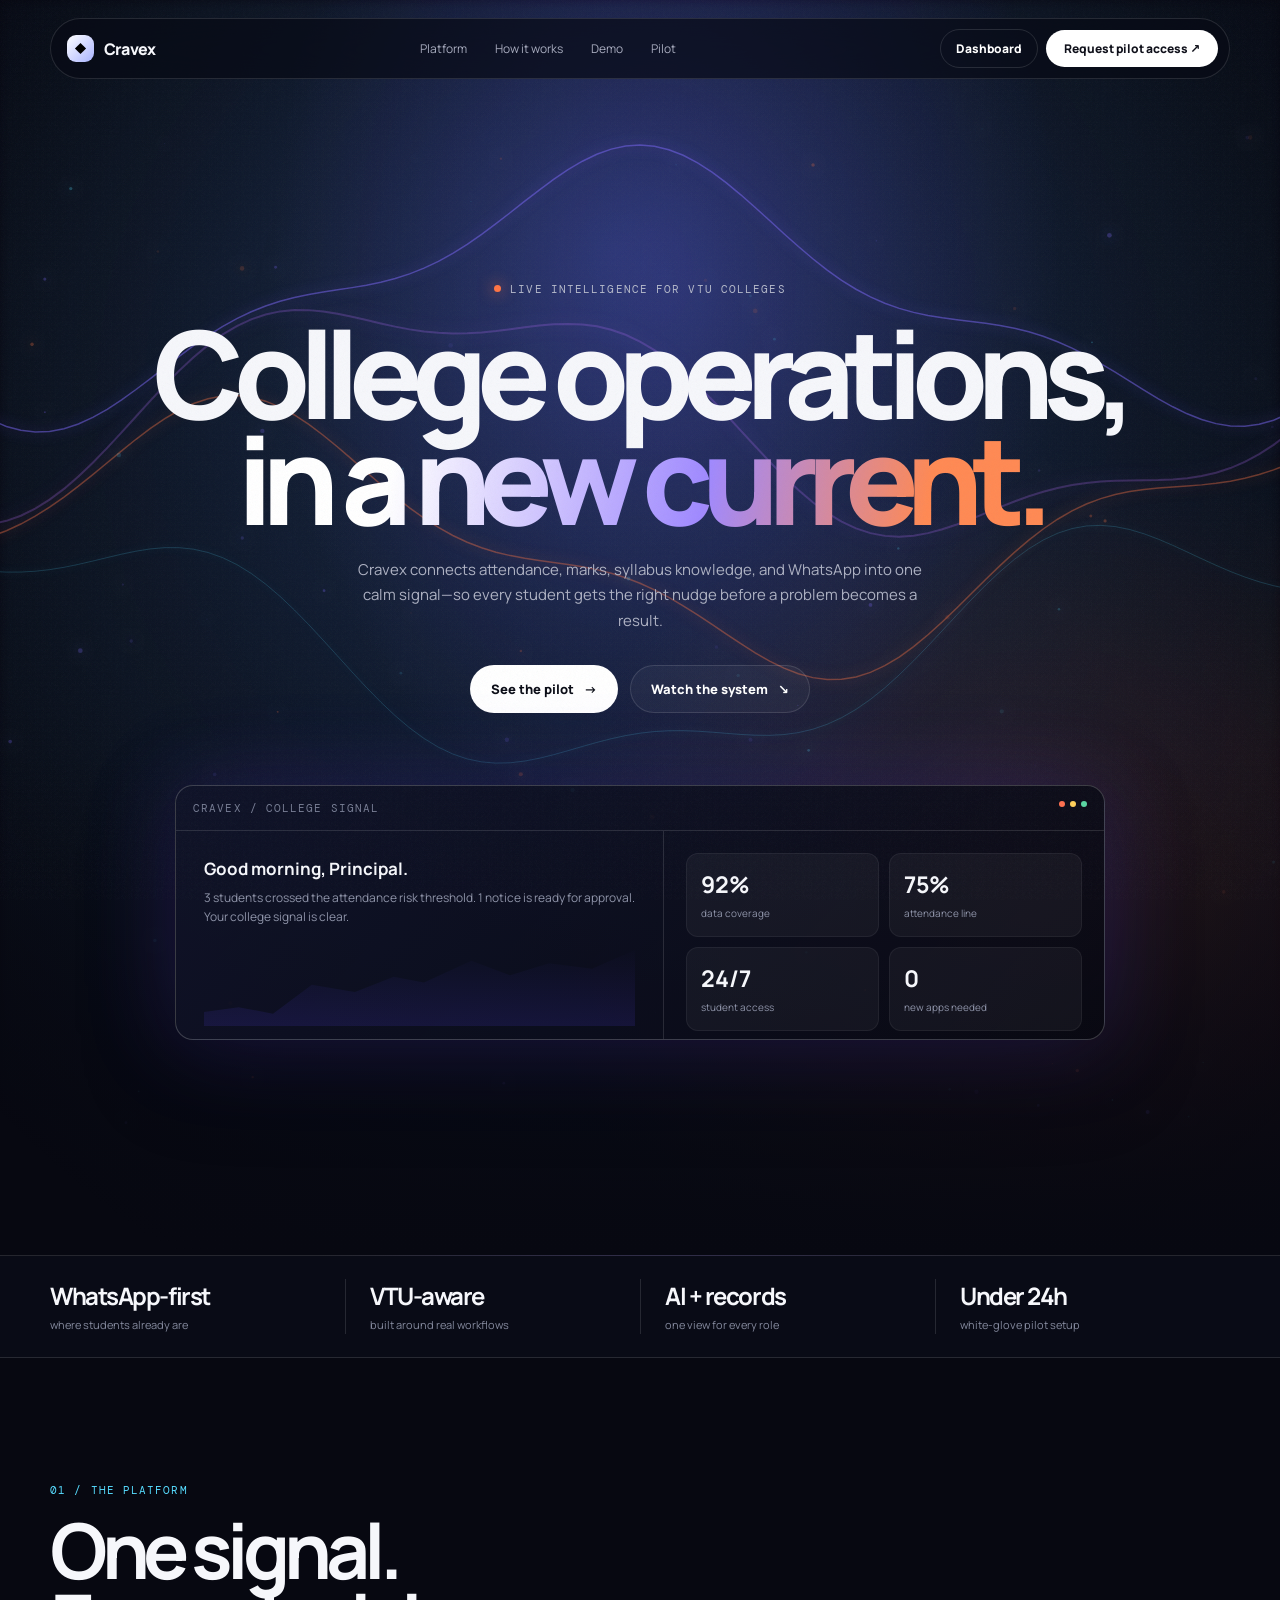
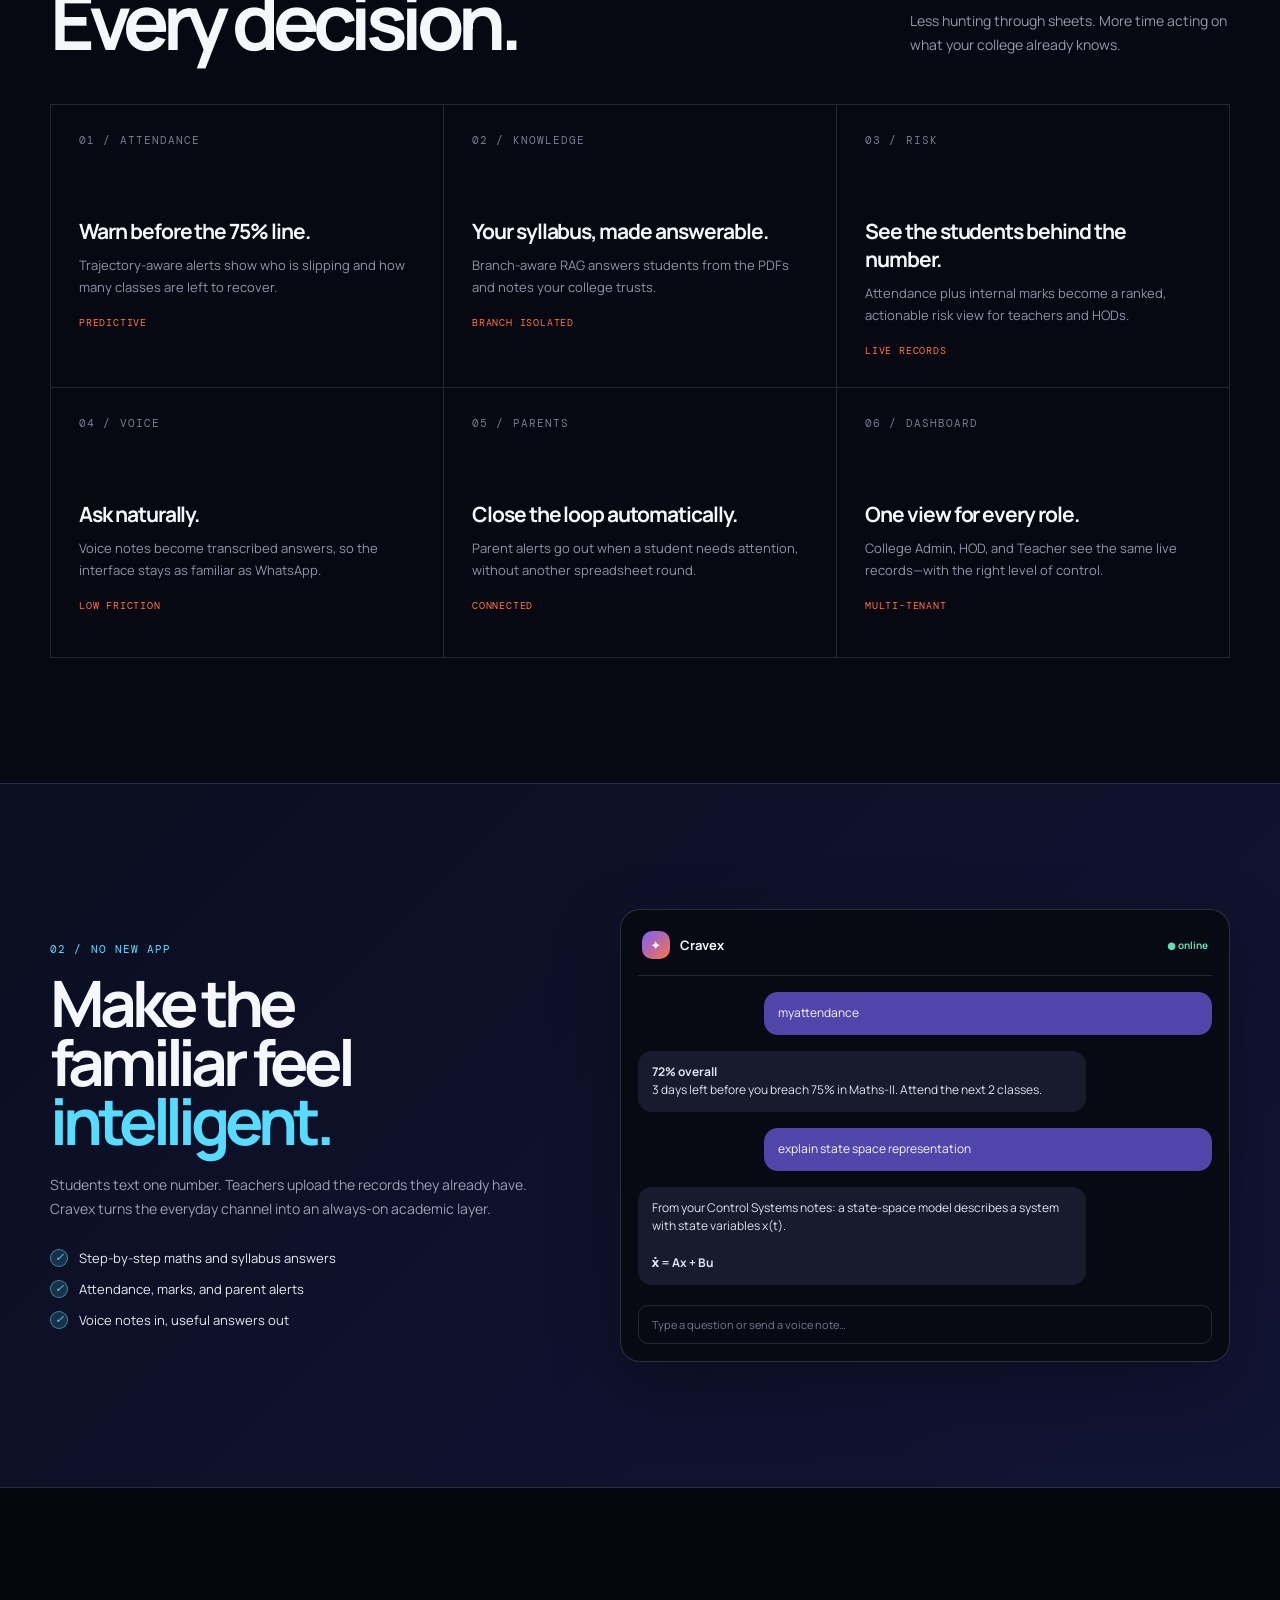
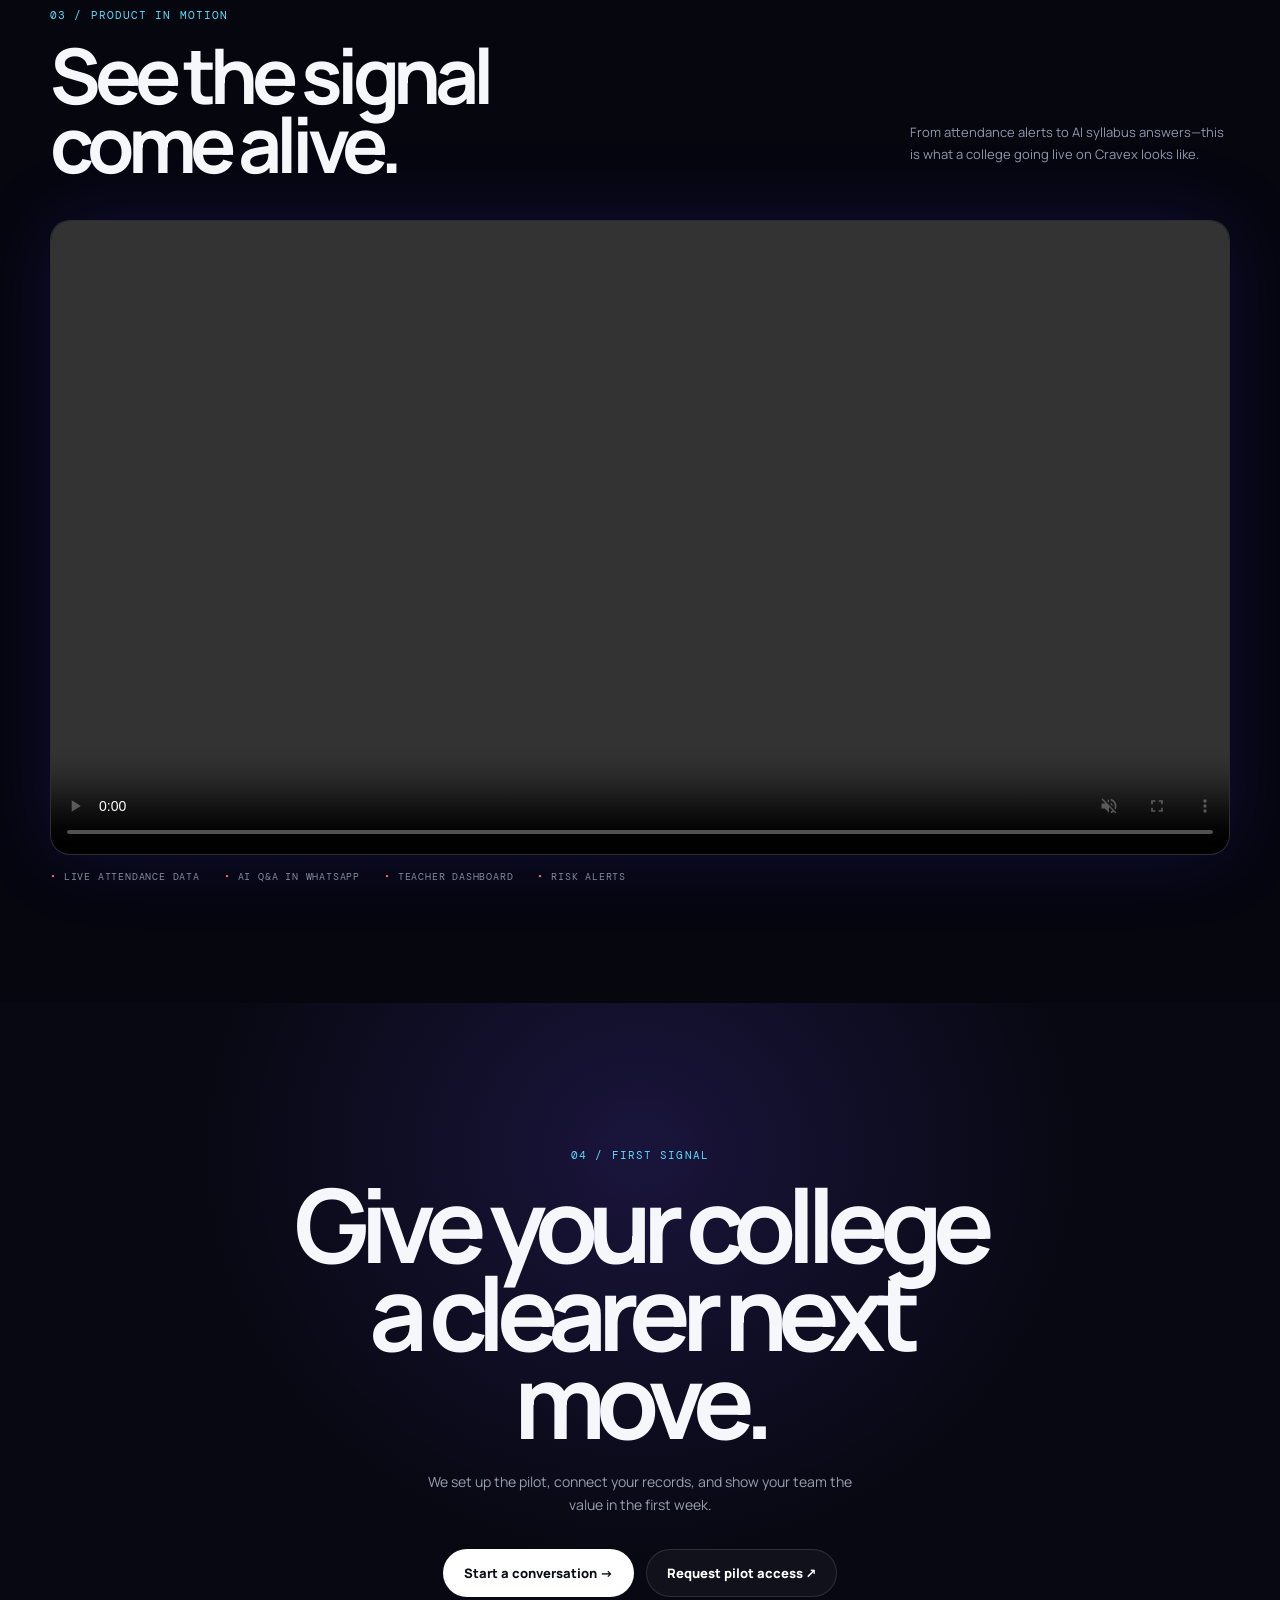
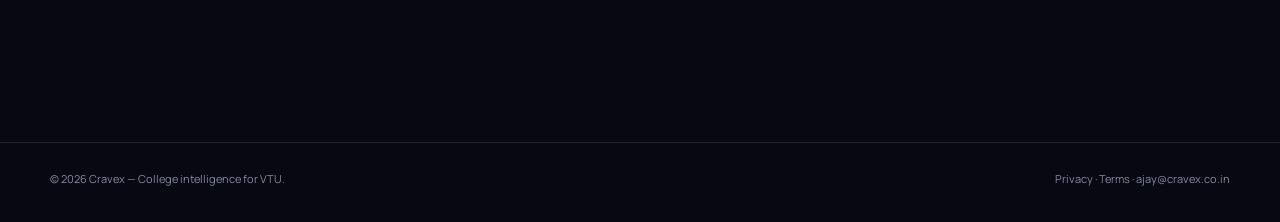
<file: website/index.html>
<!doctype html>
<html lang="en">
<head>
  <meta charset="utf-8">
  <meta name="viewport" content="width=device-width, initial-scale=1">
  <title>Cravex — College intelligence, in motion</title>
  <meta name="description" content="Cravex gives VTU colleges live attendance intelligence, academic risk alerts, and syllabus AI inside WhatsApp.">
  <meta name="theme-color" content="#070811">
  <link rel="canonical" href="https://cravex.co.in/">
  <link rel="icon" href="favicon.svg" type="image/svg+xml">
  <link rel="preconnect" href="https://fonts.googleapis.com">
  <link rel="preconnect" href="https://fonts.gstatic.com" crossorigin>
  <link href="https://fonts.googleapis.com/css2?family=DM+Mono:wght@400;500&family=Manrope:wght@400;500;600;700;800&display=swap" rel="stylesheet">
  <style>
    :root{--bg:#070811;--panel:#0d1020;--line:rgba(255,255,255,.12);--muted:#9499ad;--text:#f6f7fb;--violet:#806cff;--cyan:#57dcff;--orange:#ff7545;--max:1180px}
    *{box-sizing:border-box}html{scroll-behavior:smooth}body{margin:0;background:var(--bg);color:var(--text);font-family:Manrope,system-ui,sans-serif;overflow-x:hidden}a{color:inherit;text-decoration:none}button{font:inherit;cursor:pointer}::selection{background:var(--orange);color:#080910}
    .mono{font:11px 'DM Mono',monospace;letter-spacing:.1em;text-transform:uppercase}.wrap{width:min(var(--max),calc(100% - 48px));margin:auto}
    .noise{position:fixed;inset:0;pointer-events:none;z-index:20;opacity:.045;background-image:url("data:image/svg+xml,%3Csvg xmlns='http://www.w3.org/2000/svg' width='140' height='140'%3E%3Cfilter id='n'%3E%3CfeTurbulence baseFrequency='.85' numOctaves='3' stitchTiles='stitch'/%3E%3C/filter%3E%3Crect width='100%25' height='100%25' filter='url(%23n)'/%3E%3C/svg%3E")}
    nav{position:fixed;z-index:30;top:18px;left:50%;transform:translateX(-50%);width:min(var(--max),calc(100% - 32px));display:flex;align-items:center;justify-content:space-between;padding:10px 11px 10px 16px;border:1px solid var(--line);border-radius:100px;background:rgba(8,10,22,.7);backdrop-filter:blur(22px)}
    .brand{display:flex;align-items:center;gap:10px;font-weight:800;letter-spacing:-.05em}.mark{display:grid;place-items:center;width:27px;height:27px;border-radius:9px;background:linear-gradient(135deg,#fff,#a9b4ff);color:#101221}.mark svg{width:13px}.navlinks{display:flex;gap:28px;color:#a9adbf;font-size:12px}.navlinks a:hover{color:#fff}.navactions{display:flex;align-items:center;gap:8px}.navdash{display:inline-flex;align-items:center;justify-content:center;padding:10px 15px;border:1px solid var(--line);border-radius:100px;color:#fff;font-size:12px;font-weight:800;white-space:nowrap}.navdash:hover{background:rgba(255,255,255,.1)}.navcta{padding:10px 18px;border-radius:100px;background:#fff;color:#10111b;font-size:12px;font-weight:800;white-space:nowrap}.navcta-short{display:none}.menu{display:none;border:0;background:transparent;color:#fff;font-size:21px}
    .hero{position:relative;min-height:850px;display:grid;place-items:center;overflow:hidden;border-bottom:1px solid var(--line);background:radial-gradient(ellipse at 52% 22%,rgba(88,62,211,.28),transparent 42%),radial-gradient(ellipse at 82% 72%,rgba(255,83,37,.14),transparent 35%),#070811}.hero canvas{position:absolute;inset:0;width:100%;height:100%}.hero:after{content:"";position:absolute;inset:auto 0 0;height:40%;background:linear-gradient(transparent,var(--bg));pointer-events:none}.hero-content{position:relative;z-index:2;text-align:center;padding:150px 0 90px}.eyebrow{display:inline-flex;gap:9px;align-items:center;color:#b5b9ca}.eyebrow i{width:7px;height:7px;border-radius:50%;background:var(--orange);box-shadow:0 0 15px var(--orange)}h1{max-width:980px;margin:23px auto 25px;font-size:clamp(55px,9.5vw,128px);line-height:.87;letter-spacing:-.09em;font-weight:800}h1 span{background:linear-gradient(100deg,#fff 20%,#a08aff 58%,#ff8a54 85%);-webkit-background-clip:text;background-clip:text;color:transparent}.lede{max-width:570px;margin:auto;color:#aeb2c3;line-height:1.7;font-size:15px}.actions{display:flex;justify-content:center;gap:12px;margin-top:32px}.btn{display:inline-flex;align-items:center;gap:10px;padding:14px 20px;border-radius:100px;font-size:13px;font-weight:800;border:1px solid var(--line);transition:.25s ease}.btn.primary{background:#fff;color:#0b0d17}.btn.primary:hover{background:var(--orange);transform:translateY(-2px);box-shadow:0 12px 36px rgba(255,117,69,.25)}.btn.ghost{color:#fff;background:rgba(255,255,255,.04)}.btn.ghost:hover{background:rgba(255,255,255,.12);transform:translateY(-2px)}.hero-console{position:relative;width:min(930px,100%);height:255px;margin:72px auto 0;border:1px solid rgba(255,255,255,.2);border-radius:18px;background:linear-gradient(135deg,rgba(17,20,42,.88),rgba(7,8,18,.78));box-shadow:0 0 90px rgba(105,73,255,.22),0 28px 90px rgba(0,0,0,.35);overflow:hidden;text-align:left}.console-top{display:flex;justify-content:space-between;padding:15px 17px;border-bottom:1px solid var(--line);color:#777d94}.dots{display:flex;gap:5px}.dots b{width:6px;height:6px;border-radius:50%;background:#ff7150}.dots b:nth-child(2){background:#ffd05b}.dots b:nth-child(3){background:#5bd6a2}.console-body{display:grid;grid-template-columns:1.05fr .95fr;height:calc(100% - 48px)}.signal{padding:26px 28px}.signal h3{font-size:17px;margin:0 0 8px}.signal p{color:#8e93a8;font-size:12px;margin:0;line-height:1.6}.spark{align-self:end;height:80px;margin-top:20px;background:linear-gradient(180deg,transparent,rgba(90,68,255,.13));clip-path:polygon(0 82%,8% 76%,16% 84%,25% 48%,35% 57%,44% 38%,51% 45%,62% 18%,71% 36%,80% 21%,90% 28%,100% 4%,100% 100%,0 100%)}.console-side{padding:22px;border-left:1px solid var(--line);display:grid;grid-template-columns:1fr 1fr;gap:10px}.metric{padding:14px;border-radius:12px;background:rgba(255,255,255,.045);border:1px solid rgba(255,255,255,.06)}.metric strong{display:block;font-size:23px}.metric small{color:#8e93a8;font-size:10px}
    .strip{border-bottom:1px solid var(--line);background:#090b16}.strip-inner{display:grid;grid-template-columns:repeat(4,1fr);padding:23px 0}.stat{padding:0 24px;border-left:1px solid var(--line)}.stat:first-child{border:0;padding-left:0}.stat strong{display:block;font-size:24px;letter-spacing:-.06em}.stat span{color:#858a9e;font-size:11px}
    section{padding:125px 0}.sectionhead{display:flex;justify-content:space-between;gap:40px;align-items:end;margin-bottom:48px}.sectionhead h2{max-width:690px;margin:0;font-size:clamp(40px,6vw,78px);line-height:.92;letter-spacing:-.08em}.sectionhead p{max-width:320px;margin:0;color:var(--muted);font-size:14px;line-height:1.7}.section-tag{color:var(--cyan);margin-bottom:18px}
    .feature-grid{display:grid;grid-template-columns:repeat(3,1fr);border-top:1px solid var(--line);border-left:1px solid var(--line)}.feature{min-height:270px;padding:28px;border-right:1px solid var(--line);border-bottom:1px solid var(--line);transition:.3s ease}.feature:hover{background:linear-gradient(145deg,rgba(128,108,255,.11),rgba(255,117,69,.04));transform:translateY(-3px)}.feature-no{color:#777c90}.feature h3{margin:70px 0 10px;font-size:21px;letter-spacing:-.05em}.feature p{color:#9095a8;font-size:13px;line-height:1.65;margin:0}.feature b{display:inline-block;margin-top:18px;color:var(--orange);font:10px 'DM Mono',monospace;text-transform:uppercase;letter-spacing:.08em}
    .whatsapp{background:linear-gradient(135deg,#0b0e20,#111535);border-top:1px solid var(--line);border-bottom:1px solid var(--line)}.split{display:grid;grid-template-columns:.88fr 1.12fr;gap:90px;align-items:center}.split h2{font-size:clamp(42px,5vw,70px);line-height:.92;letter-spacing:-.08em;margin:0 0 22px}.split p{color:#9ba0b3;line-height:1.7;font-size:14px}.checklist{margin-top:28px;display:grid;gap:13px}.check{display:flex;gap:11px;color:#e8e9f0;font-size:13px}.check i{width:18px;height:18px;flex:none;border-radius:50%;background:rgba(87,220,255,.16);border:1px solid rgba(87,220,255,.5);position:relative}.check i:after{content:'✓';position:absolute;left:4px;top:-1px;color:var(--cyan);font-size:11px}.chatmock{border:1px solid rgba(255,255,255,.15);border-radius:20px;background:#080a13;padding:17px;box-shadow:0 25px 70px rgba(0,0,0,.3)}.chatbar{display:flex;align-items:center;gap:10px;padding:4px 4px 16px;border-bottom:1px solid var(--line);font-size:13px;font-weight:700}.avatar{width:28px;height:28px;border-radius:10px;display:grid;place-items:center;background:linear-gradient(135deg,#7760ff,#ff7345)}.bubble{max-width:78%;padding:12px 14px;border-radius:14px;font-size:12px;line-height:1.55;margin-top:16px}.bubble.user{margin-left:auto;background:#5145a9}.bubble.bot{background:#171b2e;color:#dfe1eb}.chatinput{margin-top:20px;padding:11px 13px;border:1px solid var(--line);border-radius:10px;color:#73798d;font-size:11px}
    .video-section{background:#05060e;padding-top:120px;padding-bottom:120px}.video-top{display:flex;justify-content:space-between;align-items:end;gap:30px;margin-bottom:42px}.video-top h2{font-size:clamp(42px,6vw,78px);line-height:.9;letter-spacing:-.08em;margin:0}.video-top p{max-width:320px;color:#9297aa;font-size:13px;line-height:1.7}.video-frame{border:1px solid rgba(255,255,255,.18);border-radius:20px;overflow:hidden;background:#000;box-shadow:0 0 80px rgba(81,54,255,.16)}.video-frame video{display:block;width:100%;aspect-ratio:16/8.6;object-fit:cover}.video-caption{display:flex;gap:24px;flex-wrap:wrap;padding-top:15px;color:#858a9e}.video-caption span{font:10px 'DM Mono',monospace;text-transform:uppercase;letter-spacing:.08em}.video-caption span:before{content:'•';color:var(--orange);margin-right:7px}
    .cta{padding:145px 0;text-align:center;background:radial-gradient(ellipse at 50% 20%,rgba(113,76,255,.18),transparent 50%)}.cta h2{max-width:780px;margin:0 auto 25px;font-size:clamp(50px,8vw,104px);line-height:.86;letter-spacing:-.09em}.cta p{color:#999eaf;margin:0 auto;max-width:450px;line-height:1.7;font-size:14px}
    footer{border-top:1px solid var(--line);padding:28px 0 36px;color:#858a9e;font-size:11px}.foot{display:flex;justify-content:space-between;gap:20px}.foot a:hover{color:#fff}
    @media(max-width:760px){.wrap{width:min(var(--max),calc(100% - 32px))}.navlinks{display:none}.navlinks.open{display:flex;position:absolute;top:58px;left:0;right:0;flex-direction:column;gap:0;padding:10px 18px;border:1px solid var(--line);border-radius:18px;background:rgba(8,10,22,.96);backdrop-filter:blur(22px)}.navlinks.open a{padding:12px 4px}.navactions{gap:5px}.navdash{padding:8px 10px;font-size:10px}.navcta{display:inline-flex;padding:8px 10px;font-size:10px}.navcta-full{display:none}.navcta-short{display:inline}.menu{display:block}.hero{min-height:780px}.hero-content{padding-top:130px}.hero-console{margin-top:52px;height:300px}.console-body{grid-template-columns:1fr}.console-side{display:none}.strip-inner{grid-template-columns:repeat(2,1fr);gap:20px}.stat{padding:0 12px}.stat:nth-child(3){border-left:0;padding-left:0}.sectionhead,.video-top{display:block}.sectionhead p,.video-top p{margin-top:22px}.feature-grid{grid-template-columns:1fr}.split{grid-template-columns:1fr;gap:45px}.chatmock{order:2}.cta{padding:110px 0}.foot{display:block}.foot span{display:block;margin-bottom:14px}}
  </style>
</head>
<body>
  <div class="noise"></div>
  <nav>
    <a class="brand" href="#top"><span class="mark"><svg viewBox="0 0 14 14"><path d="M7 1l6 6-6 6-6-6 6-6z"/></svg></span>Cravex</a>
    <div class="navlinks"><a href="#platform">Platform</a><a href="#whatsapp">How it works</a><a href="#demo">Demo</a><a href="#pilot">Pilot</a></div>
    <div class="navactions"><a class="navdash" href="/dashboard">Dashboard</a><a class="navcta" href="mailto:ajay@cravex.co.in?subject=Cravex%20pilot"><span class="navcta-full">Request pilot access</span><span class="navcta-short">Pilot</span> ↗</a></div><button class="menu" aria-label="Menu">☰</button>
  </nav>
  <main id="top">
    <section class="hero">
      <canvas id="energy" aria-hidden="true"></canvas>
      <div class="hero-content wrap">
        <div class="eyebrow mono"><i></i>Live intelligence for VTU colleges</div>
        <h1>College operations,<br><span>in a new current.</span></h1>
        <p class="lede">Cravex connects attendance, marks, syllabus knowledge, and WhatsApp into one calm signal—so every student gets the right nudge before a problem becomes a result.</p>
        <div class="actions"><a class="btn primary" href="#pilot">See the pilot <b>→</b></a><a class="btn ghost" href="#demo">Watch the system <b>↘</b></a></div>
        <div class="hero-console">
          <div class="console-top mono"><span>CRAVEX / COLLEGE SIGNAL</span><span class="dots"><b></b><b></b><b></b></span></div>
          <div class="console-body"><div class="signal"><h3>Good morning, Principal.</h3><p>3 students crossed the attendance risk threshold. 1 notice is ready for approval. Your college signal is clear.</p><div class="spark"></div></div><div class="console-side"><div class="metric"><strong>92%</strong><small>data coverage</small></div><div class="metric"><strong>75%</strong><small>attendance line</small></div><div class="metric"><strong>24/7</strong><small>student access</small></div><div class="metric"><strong>0</strong><small>new apps needed</small></div></div></div>
        </div>
      </div>
    </section>
    <div class="strip"><div class="strip-inner wrap"><div class="stat"><strong>WhatsApp-first</strong><span>where students already are</span></div><div class="stat"><strong>VTU-aware</strong><span>built around real workflows</span></div><div class="stat"><strong>AI + records</strong><span>one view for every role</span></div><div class="stat"><strong>Under 24h</strong><span>white-glove pilot setup</span></div></div></div>
    <section id="platform"><div class="wrap"><div class="sectionhead"><div><div class="section-tag mono">01 / The platform</div><h2>One signal.<br>Every decision.</h2></div><p>Less hunting through sheets. More time acting on what your college already knows.</p></div><div class="feature-grid"><article class="feature"><div class="feature-no mono">01 / ATTENDANCE</div><h3>Warn before the 75% line.</h3><p>Trajectory-aware alerts show who is slipping and how many classes are left to recover.</p><b>Predictive</b></article><article class="feature"><div class="feature-no mono">02 / KNOWLEDGE</div><h3>Your syllabus, made answerable.</h3><p>Branch-aware RAG answers students from the PDFs and notes your college trusts.</p><b>Branch isolated</b></article><article class="feature"><div class="feature-no mono">03 / RISK</div><h3>See the students behind the number.</h3><p>Attendance plus internal marks become a ranked, actionable risk view for teachers and HODs.</p><b>Live records</b></article><article class="feature"><div class="feature-no mono">04 / VOICE</div><h3>Ask naturally.</h3><p>Voice notes become transcribed answers, so the interface stays as familiar as WhatsApp.</p><b>Low friction</b></article><article class="feature"><div class="feature-no mono">05 / PARENTS</div><h3>Close the loop automatically.</h3><p>Parent alerts go out when a student needs attention, without another spreadsheet round.</p><b>Connected</b></article><article class="feature"><div class="feature-no mono">06 / DASHBOARD</div><h3>One view for every role.</h3><p>College Admin, HOD, and Teacher see the same live records—with the right level of control.</p><b>Multi-tenant</b></article></div></div></section>
    <section class="whatsapp" id="whatsapp"><div class="wrap split"><div><div class="section-tag mono">02 / No new app</div><h2>Make the<br>familiar feel<br><span style="color:var(--cyan)">intelligent.</span></h2><p>Students text one number. Teachers upload the records they already have. Cravex turns the everyday channel into an always-on academic layer.</p><div class="checklist"><div class="check"><i></i>Step-by-step maths and syllabus answers</div><div class="check"><i></i>Attendance, marks, and parent alerts</div><div class="check"><i></i>Voice notes in, useful answers out</div></div></div><div class="chatmock"><div class="chatbar"><span class="avatar">✦</span>Cravex <span style="margin-left:auto;color:#63dfb1;font-size:10px">● online</span></div><div class="bubble user">myattendance</div><div class="bubble bot"><b>72% overall</b><br>3 days left before you breach 75% in Maths-II. Attend the next 2 classes.</div><div class="bubble user">explain state space representation</div><div class="bubble bot">From your Control Systems notes: a state-space model describes a system with state variables x(t).<br><br><b>ẋ = Ax + Bu</b></div><div class="chatinput">Type a question or send a voice note…</div></div></div></section>
    <section class="video-section" id="demo"><div class="wrap"><div class="video-top"><div><div class="section-tag mono">03 / Product in motion</div><h2>See the signal<br>come alive.</h2></div><p>From attendance alerts to AI syllabus answers—this is what a college going live on Cravex looks like.</p></div><div class="video-frame"><video controls muted playsinline preload="metadata" poster=""><source src="./assets/cravex-demo.mp4" type="video/mp4">Your browser does not support video.</video></div><div class="video-caption"><span>Live attendance data</span><span>AI Q&amp;A in WhatsApp</span><span>Teacher dashboard</span><span>Risk alerts</span></div></div></section>
    <section class="cta" id="pilot"><div class="wrap"><div class="section-tag mono">04 / First signal</div><h2>Give your college<br><span>a clearer next move.</span></h2><p>We set up the pilot, connect your records, and show your team the value in the first week.</p><div class="actions"><a class="btn primary" href="mailto:ajay@cravex.co.in?subject=Cravex%20pilot">Start a conversation →</a><a class="btn ghost" href="mailto:ajay@cravex.co.in?subject=Cravex%20pilot">Request pilot access ↗</a></div></div></section>
  </main>
  <footer><div class="wrap foot"><span>© 2026 Cravex — College intelligence for VTU.</span><span><a href="privacy.html">Privacy</a> · <a href="terms.html">Terms</a> · <a href="mailto:ajay@cravex.co.in">ajay@cravex.co.in</a></span></div></footer>
  <script>
    (()=>{const c=document.getElementById('energy'),x=c.getContext('2d'),reduce=matchMedia('(prefers-reduced-motion: reduce)').matches;let w,h,d=1,t=0;const p=Array.from({length:95},()=>({x:Math.random(),y:.1+Math.random()*.8,r:.4+Math.random()*2,s:.00008+Math.random()*.0002,c:['#806cff','#57dcff','#ff7545'][Math.floor(Math.random()*3)]}));function size(){w=c.clientWidth;h=c.clientHeight;d=Math.min(devicePixelRatio||1,2);c.width=w*d;c.height=h*d;x.setTransform(d,0,0,d,0,0)}function curve(off,col,a,sw){x.beginPath();for(let i=0;i<=100;i++){let q=i/100,xx=-80+(w+160)*q,yy=h*(.18+off)+Math.sin(q*8+t*.0007+off*11)*h*.09+Math.sin(q*22-t*.0003)*h*.025;i?x.lineTo(xx,yy):x.moveTo(xx,yy)}x.strokeStyle=col;x.globalAlpha=a;x.lineWidth=sw;x.shadowColor=col;x.shadowBlur=sw*9;x.stroke();x.shadowBlur=0}function draw(){x.clearRect(0,0,w,h);let g=x.createRadialGradient(w*.48,h*.2,0,w*.5,h*.4,w*.7);g.addColorStop(0,'rgba(101,73,255,.16)');g.addColorStop(1,'rgba(5,6,17,0)');x.fillStyle=g;x.fillRect(0,0,w,h);curve(.05,'#806cff',.48,1.5);curve(.15,'#b56dff',.24,2);curve(.25,'#ff7545',.38,1.5);curve(.34,'#57dcff',.18,1);p.forEach(a=>{let xx=((a.x+t*a.s*.09)%1)*w,yy=a.y*h+Math.sin(t*.001+a.x*20)*12;x.globalAlpha=.18+Math.sin(t*.002+a.x*30)*.1;x.fillStyle=a.c;x.shadowColor=a.c;x.shadowBlur=11;x.beginPath();x.arc(xx,yy,a.r,0,Math.PI*2);x.fill()});x.globalAlpha=1;if(!reduce){t+=16;requestAnimationFrame(draw)}}size();addEventListener('resize',size);draw()})();
    document.querySelector('.menu').addEventListener('click',()=>document.querySelector('.navlinks').classList.toggle('open'));
  </script>
</body>
</html>
</file>
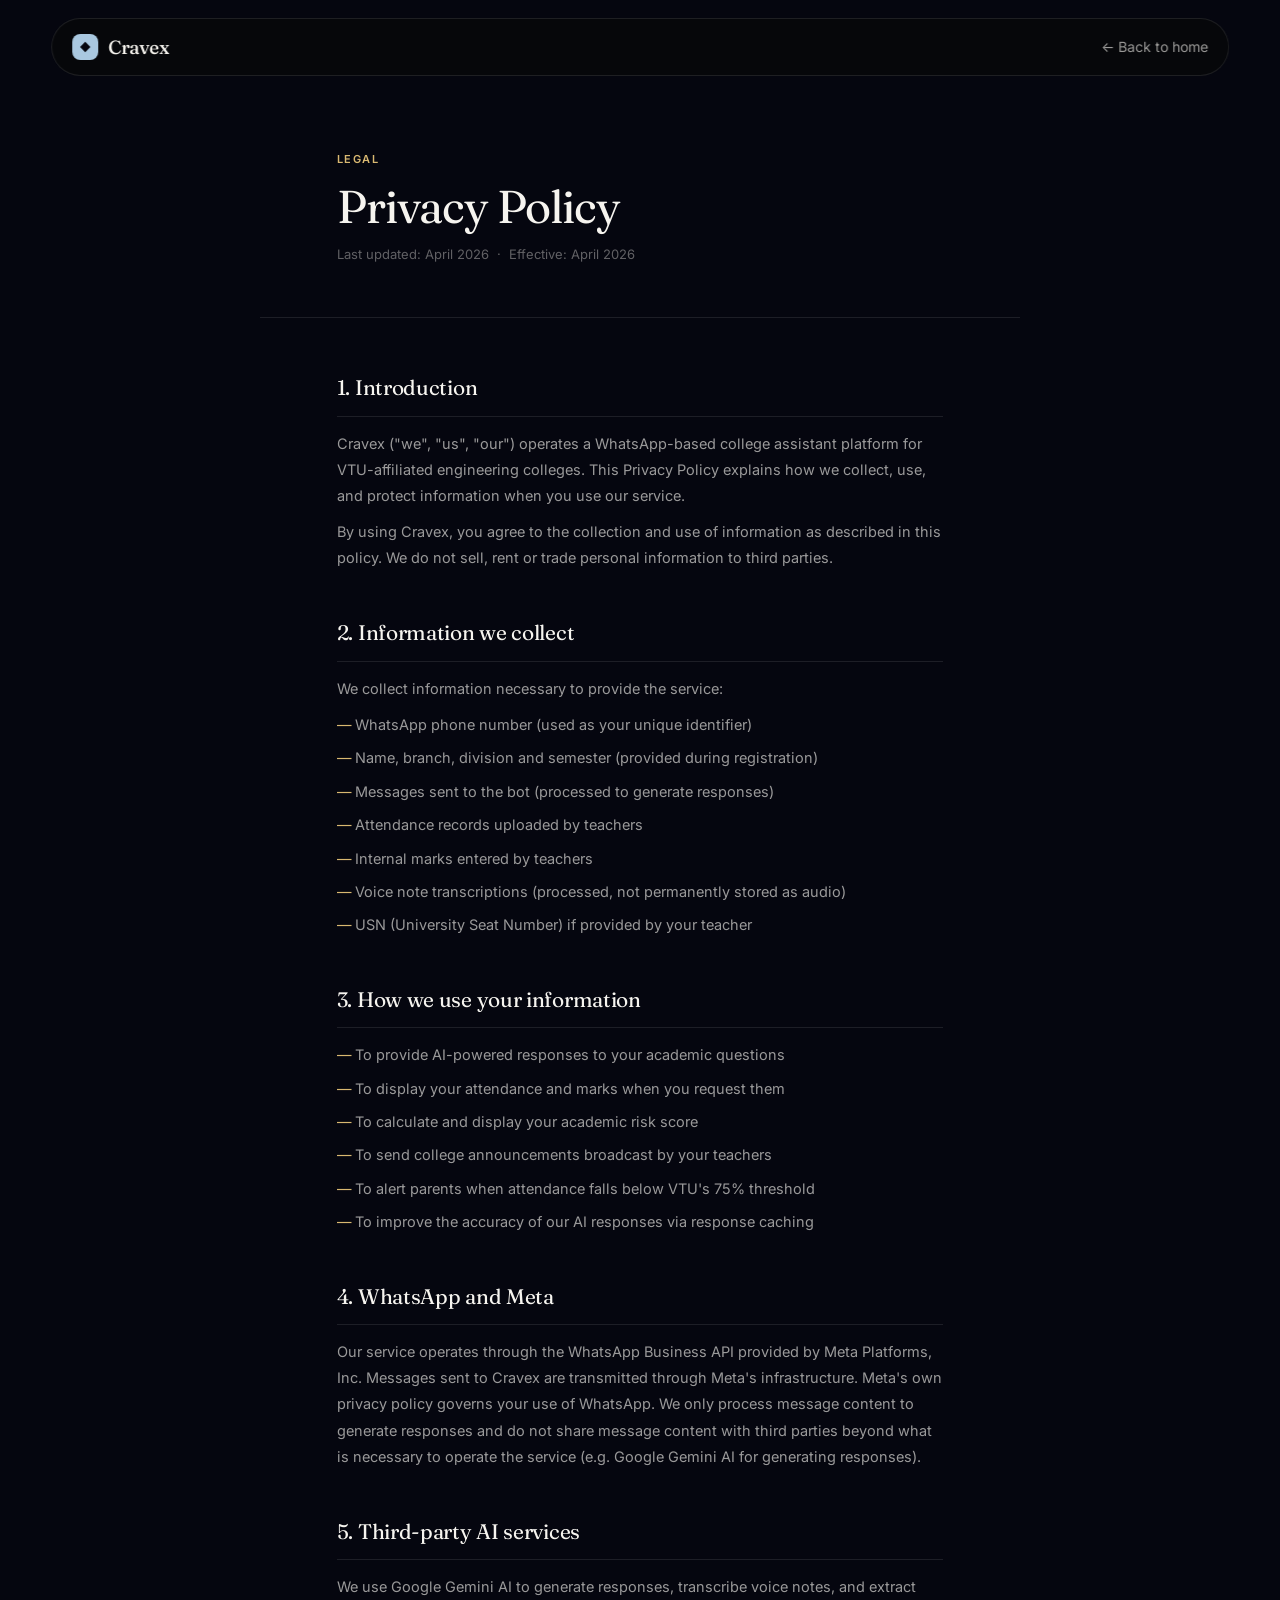
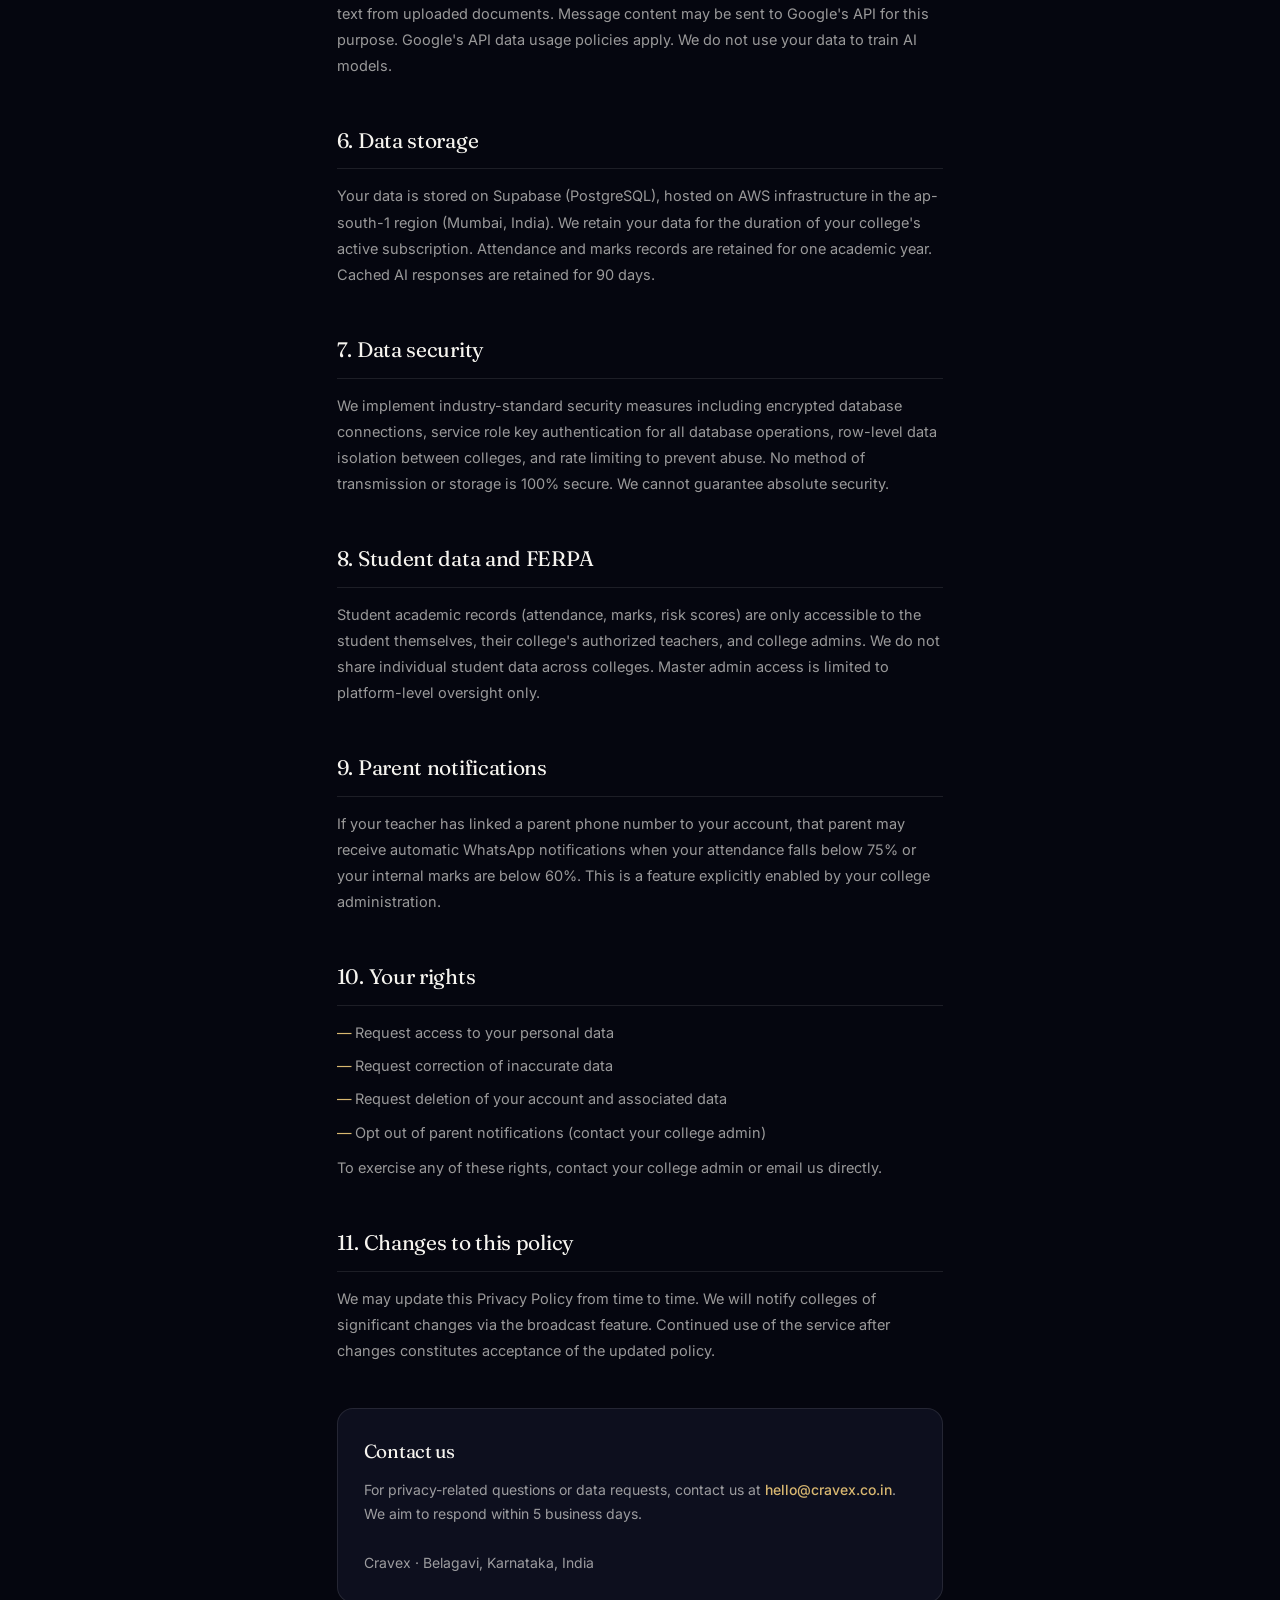
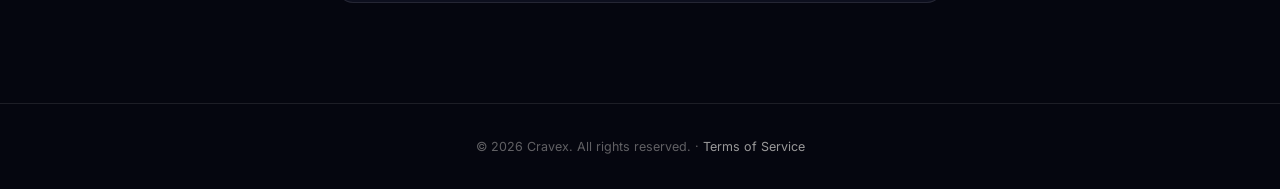
<file: website/privacy.html>
<!DOCTYPE html>
<!--
  CRAVEX — WhatsApp College Intelligence Platform
  Copyright © 2026 Cravex. All rights reserved.
  Proprietary and confidential. Unauthorized copying or
  distribution of this file is strictly prohibited.
  hello@cravex.co.in | https://cravex.co.in
-->
<html lang="en">
<head>
<meta charset="UTF-8">
<meta name="viewport" content="width=device-width, initial-scale=1.0">
<title>Privacy Policy — Cravex</title>
<meta name="theme-color" content="#05060f">
<link rel="icon" href="favicon.svg" type="image/svg+xml">
<link rel="preconnect" href="https://fonts.googleapis.com">
<link rel="preconnect" href="https://fonts.gstatic.com" crossorigin>
<link href="https://fonts.googleapis.com/css2?family=Fraunces:ital,opsz,wght@0,9..144,300;0,9..144,400;0,9..144,500;0,9..144,600;1,9..144,400&family=Inter:wght@400;500;600;700&display=swap" rel="stylesheet">
<style>
*{margin:0;padding:0;box-sizing:border-box;-webkit-tap-highlight-color:transparent}
:root{
  --ink:#05060f; --ink-2:#0d0f1e; --ink-3:#171a2e;
  --bone:#f6f4ef; --line:rgba(246,244,239,0.1);
  --signal:#d9b871; --cool:#a9c8e0;
  --ink-soft:rgba(246,244,239,0.62); --ink-faint:rgba(246,244,239,0.38);
}
body{background:var(--ink);color:var(--bone);font-family:'Inter',sans-serif;line-height:1.7;font-size:16px}
nav{position:fixed;top:18px;left:50%;transform:translateX(-50%);width:min(1180px,92%);z-index:500;display:flex;align-items:center;justify-content:space-between;padding:12px 20px;background:rgba(8,9,10,0.86);backdrop-filter:blur(18px) saturate(140%);-webkit-backdrop-filter:blur(18px) saturate(140%);border:1px solid var(--line);border-radius:999px}
.logo{display:flex;align-items:center;gap:10px;text-decoration:none}
.lm{width:26px;height:26px;border-radius:8px;background:var(--cool);display:flex;align-items:center;justify-content:center}
.lm svg{width:12px;height:12px;fill:var(--ink)}
.lw{font-family:'Fraunces',serif;font-size:19px;font-weight:500;color:var(--bone);letter-spacing:-0.3px}
.back{font-size:14px;color:var(--ink-soft);text-decoration:none;transition:color 0.2s}
.back:hover{color:var(--bone)}
.hero{padding:150px 6% 52px;max-width:760px;margin:0 auto;border-bottom:1px solid var(--line)}
.hero-tag{font-size:11px;font-weight:600;color:var(--signal);text-transform:uppercase;letter-spacing:1.5px;margin-bottom:14px}
.hero h1{font-family:'Fraunces',serif;font-size:clamp(30px,4.5vw,46px);font-weight:400;letter-spacing:-1px;line-height:1.05;margin-bottom:12px;color:var(--bone)}
.hero-meta{font-size:13px;color:var(--ink-faint);font-weight:400}
.content{max-width:760px;margin:0 auto;padding:52px 6% 100px}
.sec{margin-bottom:44px}
.sec h2{font-family:'Fraunces',serif;font-size:21px;font-weight:400;margin-bottom:14px;letter-spacing:-0.3px;padding-bottom:10px;border-bottom:1px solid var(--line);color:var(--bone)}
.sec p{color:var(--ink-soft);font-size:14.5px;margin-bottom:10px;line-height:1.8;font-weight:400}
.sec ul{list-style:none;display:flex;flex-direction:column;gap:8px;margin-bottom:10px}
.sec ul li{color:var(--ink-soft);font-size:14.5px;padding-left:18px;position:relative;line-height:1.75;font-weight:400}
.sec ul li::before{content:'—';position:absolute;left:0;color:var(--signal)}
.contact-box{background:var(--ink-2);border:1px solid var(--line);border-radius:16px;padding:26px;margin-top:40px}
.contact-box h3{font-family:'Fraunces',serif;font-size:19px;font-weight:400;margin-bottom:10px;letter-spacing:-0.3px;color:var(--bone)}
.contact-box p{font-size:14px;color:var(--ink-soft);line-height:1.75}
.contact-box a{color:var(--signal);font-weight:500;text-decoration:none}
footer{text-align:center;padding:32px;border-top:1px solid var(--line);font-size:12.5px;color:var(--ink-faint)}
footer a{color:var(--ink-soft);text-decoration:none}
footer a:hover{color:var(--bone)}
</style>
</head>
<body>
<nav>
  <a href="index.html" class="logo"><div class="lm"><svg viewBox="0 0 14 14"><path d="M7 1L13 7L7 13L1 7Z"/></svg></div><span class="lw">Cravex</span></a>
  <a href="index.html" class="back">← Back to home</a>
</nav>
<div class="hero">
  <div class="hero-tag">Legal</div>
  <h1>Privacy Policy</h1>
  <div class="hero-meta">Last updated: April 2026 &nbsp;·&nbsp; Effective: April 2026</div>
</div>
<div class="content">
  <div class="sec"><h2>1. Introduction</h2><p>Cravex ("we", "us", "our") operates a WhatsApp-based college assistant platform for VTU-affiliated engineering colleges. This Privacy Policy explains how we collect, use, and protect information when you use our service.</p><p>By using Cravex, you agree to the collection and use of information as described in this policy. We do not sell, rent or trade personal information to third parties.</p></div>
  <div class="sec"><h2>2. Information we collect</h2><p>We collect information necessary to provide the service:</p><ul><li>WhatsApp phone number (used as your unique identifier)</li><li>Name, branch, division and semester (provided during registration)</li><li>Messages sent to the bot (processed to generate responses)</li><li>Attendance records uploaded by teachers</li><li>Internal marks entered by teachers</li><li>Voice note transcriptions (processed, not permanently stored as audio)</li><li>USN (University Seat Number) if provided by your teacher</li></ul></div>
  <div class="sec"><h2>3. How we use your information</h2><ul><li>To provide AI-powered responses to your academic questions</li><li>To display your attendance and marks when you request them</li><li>To calculate and display your academic risk score</li><li>To send college announcements broadcast by your teachers</li><li>To alert parents when attendance falls below VTU's 75% threshold</li><li>To improve the accuracy of our AI responses via response caching</li></ul></div>
  <div class="sec"><h2>4. WhatsApp and Meta</h2><p>Our service operates through the WhatsApp Business API provided by Meta Platforms, Inc. Messages sent to Cravex are transmitted through Meta's infrastructure. Meta's own privacy policy governs your use of WhatsApp. We only process message content to generate responses and do not share message content with third parties beyond what is necessary to operate the service (e.g. Google Gemini AI for generating responses).</p></div>
  <div class="sec"><h2>5. Third-party AI services</h2><p>We use Google Gemini AI to generate responses, transcribe voice notes, and extract text from uploaded documents. Message content may be sent to Google's API for this purpose. Google's API data usage policies apply. We do not use your data to train AI models.</p></div>
  <div class="sec"><h2>6. Data storage</h2><p>Your data is stored on Supabase (PostgreSQL), hosted on AWS infrastructure in the ap-south-1 region (Mumbai, India). We retain your data for the duration of your college's active subscription. Attendance and marks records are retained for one academic year. Cached AI responses are retained for 90 days.</p></div>
  <div class="sec"><h2>7. Data security</h2><p>We implement industry-standard security measures including encrypted database connections, service role key authentication for all database operations, row-level data isolation between colleges, and rate limiting to prevent abuse. No method of transmission or storage is 100% secure. We cannot guarantee absolute security.</p></div>
  <div class="sec"><h2>8. Student data and FERPA</h2><p>Student academic records (attendance, marks, risk scores) are only accessible to the student themselves, their college's authorized teachers, and college admins. We do not share individual student data across colleges. Master admin access is limited to platform-level oversight only.</p></div>
  <div class="sec"><h2>9. Parent notifications</h2><p>If your teacher has linked a parent phone number to your account, that parent may receive automatic WhatsApp notifications when your attendance falls below 75% or your internal marks are below 60%. This is a feature explicitly enabled by your college administration.</p></div>
  <div class="sec"><h2>10. Your rights</h2><ul><li>Request access to your personal data</li><li>Request correction of inaccurate data</li><li>Request deletion of your account and associated data</li><li>Opt out of parent notifications (contact your college admin)</li></ul><p>To exercise any of these rights, contact your college admin or email us directly.</p></div>
  <div class="sec"><h2>11. Changes to this policy</h2><p>We may update this Privacy Policy from time to time. We will notify colleges of significant changes via the broadcast feature. Continued use of the service after changes constitutes acceptance of the updated policy.</p></div>
  <div class="contact-box"><h3>Contact us</h3><p>For privacy-related questions or data requests, contact us at <a href="mailto:hello@cravex.co.in">hello@cravex.co.in</a>. We aim to respond within 5 business days.<br><br>Cravex · Belagavi, Karnataka, India</p></div>
</div>
<footer>© 2026 Cravex. All rights reserved. · <a href="terms.html">Terms of Service</a></footer>
</body>
</html>
</file>
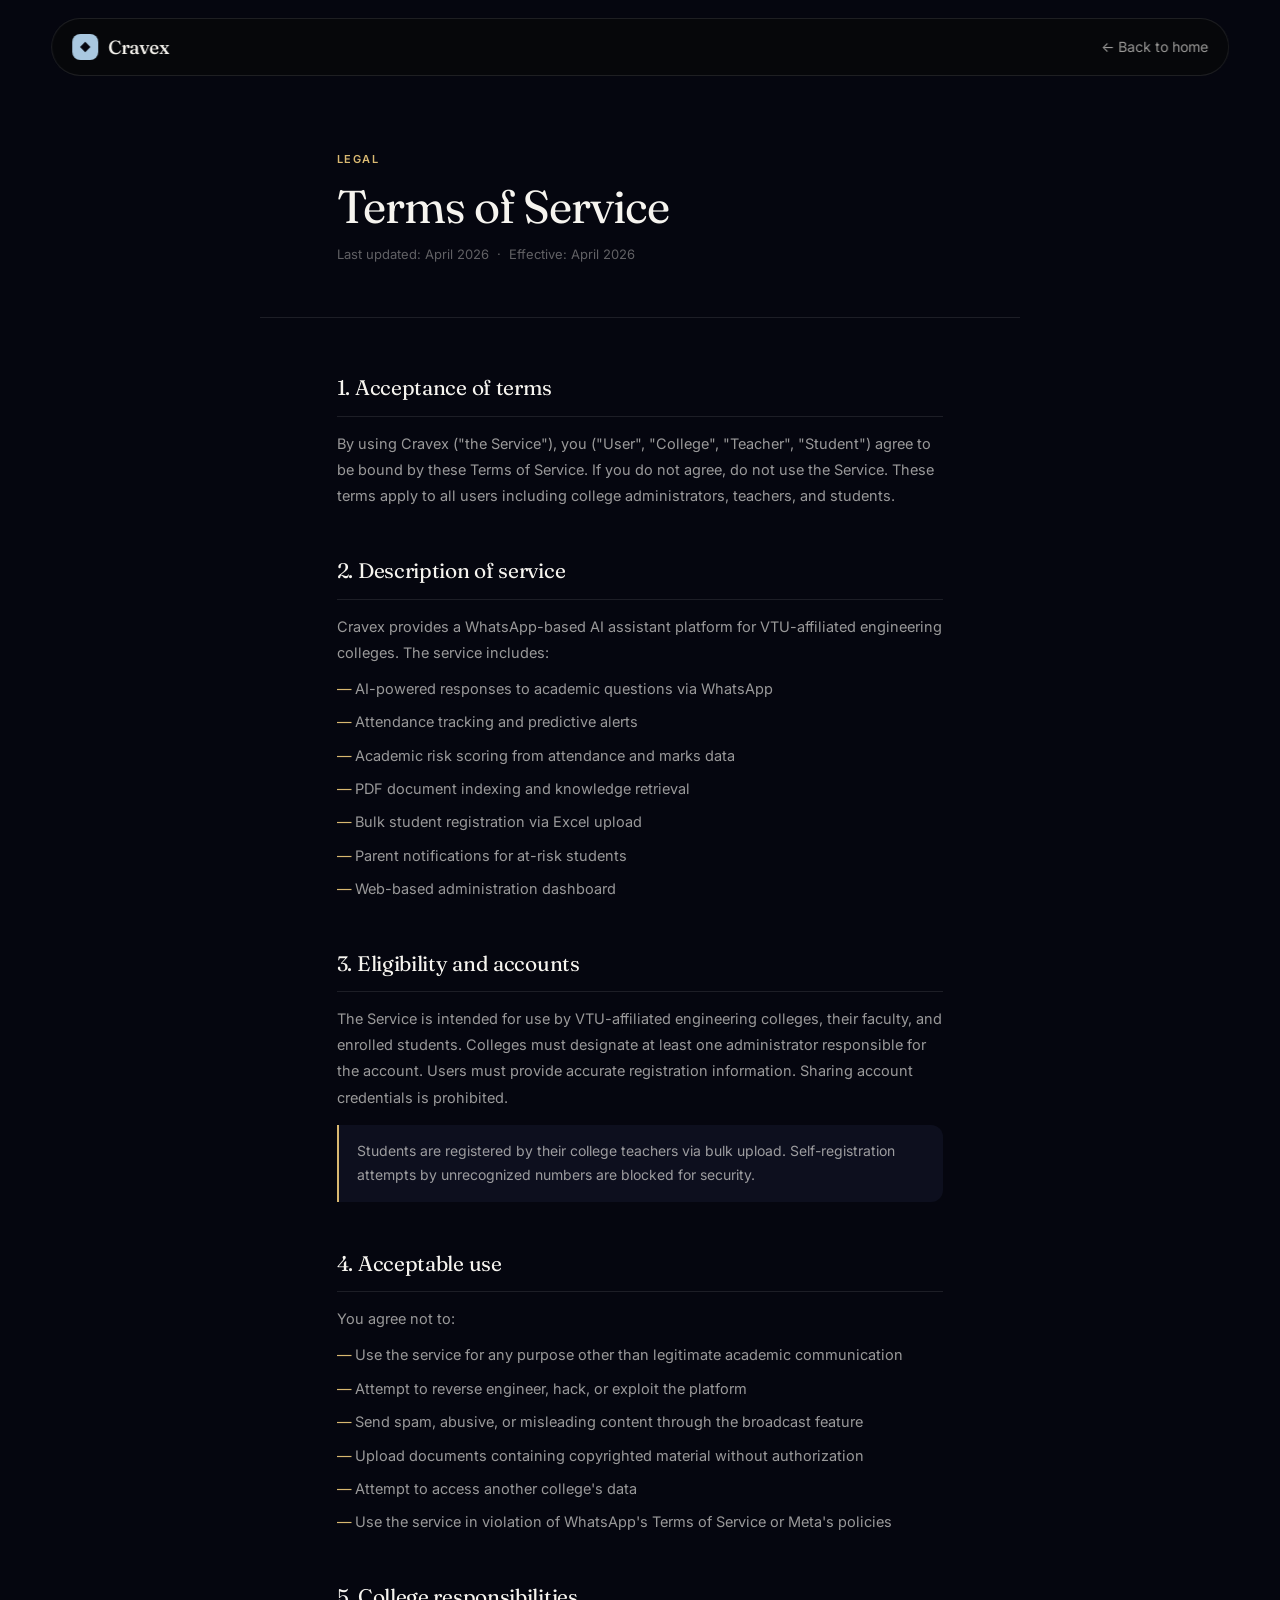
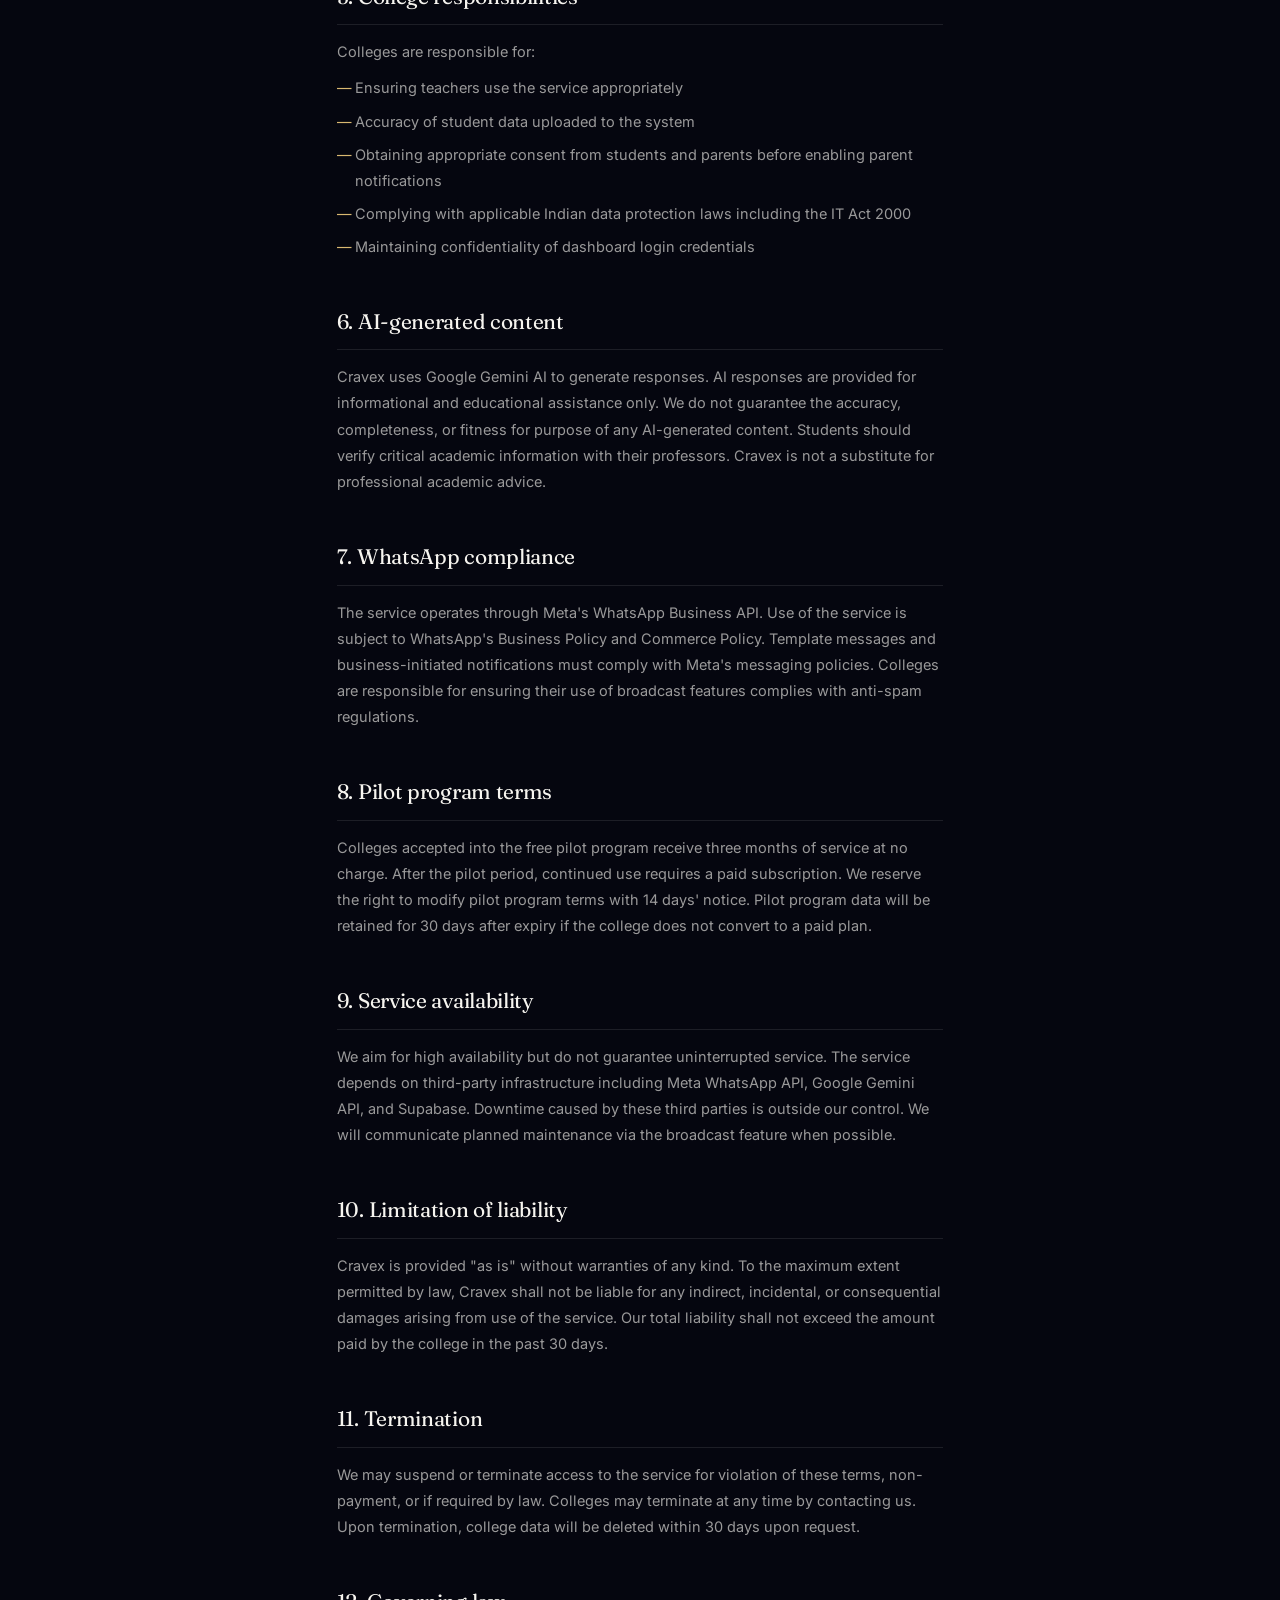
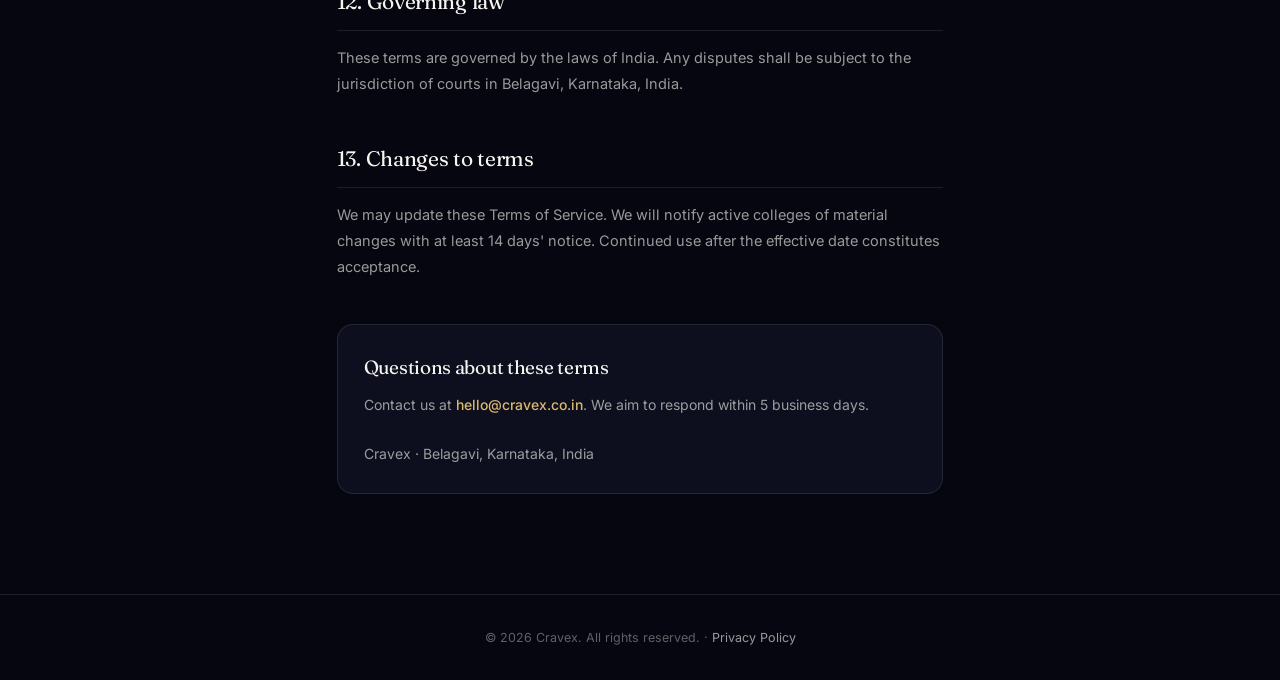
<file: website/terms.html>
<!DOCTYPE html>
<!--
  CRAVEX — WhatsApp College Intelligence Platform
  Copyright © 2026 Cravex. All rights reserved.
  Proprietary and confidential. Unauthorized copying or
  distribution of this file is strictly prohibited.
  hello@cravex.co.in | https://cravex.co.in
-->
<html lang="en">
<head>
<meta charset="UTF-8">
<meta name="viewport" content="width=device-width, initial-scale=1.0">
<title>Terms of Service — Cravex</title>
<meta name="theme-color" content="#05060f">
<link rel="icon" href="favicon.svg" type="image/svg+xml">
<link rel="preconnect" href="https://fonts.googleapis.com">
<link rel="preconnect" href="https://fonts.gstatic.com" crossorigin>
<link href="https://fonts.googleapis.com/css2?family=Fraunces:ital,opsz,wght@0,9..144,300;0,9..144,400;0,9..144,500;0,9..144,600;1,9..144,400&family=Inter:wght@400;500;600;700&display=swap" rel="stylesheet">
<style>
*{margin:0;padding:0;box-sizing:border-box;-webkit-tap-highlight-color:transparent}
:root{
  --ink:#05060f; --ink-2:#0d0f1e; --ink-3:#171a2e;
  --bone:#f6f4ef; --line:rgba(246,244,239,0.1);
  --signal:#d9b871; --cool:#a9c8e0;
  --ink-soft:rgba(246,244,239,0.62); --ink-faint:rgba(246,244,239,0.38);
}
body{background:var(--ink);color:var(--bone);font-family:'Inter',sans-serif;line-height:1.7;font-size:16px}
nav{position:fixed;top:18px;left:50%;transform:translateX(-50%);width:min(1180px,92%);z-index:500;display:flex;align-items:center;justify-content:space-between;padding:12px 20px;background:rgba(8,9,10,0.86);backdrop-filter:blur(18px) saturate(140%);-webkit-backdrop-filter:blur(18px) saturate(140%);border:1px solid var(--line);border-radius:999px}
.logo{display:flex;align-items:center;gap:10px;text-decoration:none}
.lm{width:26px;height:26px;border-radius:8px;background:var(--cool);display:flex;align-items:center;justify-content:center}
.lm svg{width:12px;height:12px;fill:var(--ink)}
.lw{font-family:'Fraunces',serif;font-size:19px;font-weight:500;color:var(--bone);letter-spacing:-0.3px}
.back{font-size:14px;color:var(--ink-soft);text-decoration:none;transition:color 0.2s}
.back:hover{color:var(--bone)}
.hero{padding:150px 6% 52px;max-width:760px;margin:0 auto;border-bottom:1px solid var(--line)}
.hero-tag{font-size:11px;font-weight:600;color:var(--signal);text-transform:uppercase;letter-spacing:1.5px;margin-bottom:14px}
.hero h1{font-family:'Fraunces',serif;font-size:clamp(30px,4.5vw,46px);font-weight:400;letter-spacing:-1px;line-height:1.05;margin-bottom:12px;color:var(--bone)}
.hero-meta{font-size:13px;color:var(--ink-faint);font-weight:400}
.content{max-width:760px;margin:0 auto;padding:52px 6% 100px}
.sec{margin-bottom:44px}
.sec h2{font-family:'Fraunces',serif;font-size:21px;font-weight:400;margin-bottom:14px;letter-spacing:-0.3px;padding-bottom:10px;border-bottom:1px solid var(--line);color:var(--bone)}
.sec p{color:var(--ink-soft);font-size:14.5px;margin-bottom:10px;line-height:1.8;font-weight:400}
.sec ul{list-style:none;display:flex;flex-direction:column;gap:8px;margin-bottom:10px}
.sec ul li{color:var(--ink-soft);font-size:14.5px;padding-left:18px;position:relative;line-height:1.75;font-weight:400}
.sec ul li::before{content:'—';position:absolute;left:0;color:var(--signal)}
.highlight{background:var(--ink-2);border-left:2px solid var(--signal);padding:14px 18px;border-radius:0 12px 12px 0;margin:14px 0;font-size:14px;color:var(--ink-soft);line-height:1.75}
.contact-box{background:var(--ink-2);border:1px solid var(--line);border-radius:16px;padding:26px;margin-top:40px}
.contact-box h3{font-family:'Fraunces',serif;font-size:19px;font-weight:400;margin-bottom:10px;letter-spacing:-0.3px;color:var(--bone)}
.contact-box p{font-size:14px;color:var(--ink-soft);line-height:1.75}
.contact-box a{color:var(--signal);font-weight:500;text-decoration:none}
footer{text-align:center;padding:32px;border-top:1px solid var(--line);font-size:12.5px;color:var(--ink-faint)}
footer a{color:var(--ink-soft);text-decoration:none}
footer a:hover{color:var(--bone)}
</style>
</head>
<body>
<nav>
  <a href="index.html" class="logo"><div class="lm"><svg viewBox="0 0 14 14"><path d="M7 1L13 7L7 13L1 7Z"/></svg></div><span class="lw">Cravex</span></a>
  <a href="index.html" class="back">← Back to home</a>
</nav>
<div class="hero">
  <div class="hero-tag">Legal</div>
  <h1>Terms of Service</h1>
  <div class="hero-meta">Last updated: April 2026 &nbsp;·&nbsp; Effective: April 2026</div>
</div>
<div class="content">
  <div class="sec"><h2>1. Acceptance of terms</h2><p>By using Cravex ("the Service"), you ("User", "College", "Teacher", "Student") agree to be bound by these Terms of Service. If you do not agree, do not use the Service. These terms apply to all users including college administrators, teachers, and students.</p></div>
  <div class="sec"><h2>2. Description of service</h2><p>Cravex provides a WhatsApp-based AI assistant platform for VTU-affiliated engineering colleges. The service includes:</p><ul><li>AI-powered responses to academic questions via WhatsApp</li><li>Attendance tracking and predictive alerts</li><li>Academic risk scoring from attendance and marks data</li><li>PDF document indexing and knowledge retrieval</li><li>Bulk student registration via Excel upload</li><li>Parent notifications for at-risk students</li><li>Web-based administration dashboard</li></ul></div>
  <div class="sec"><h2>3. Eligibility and accounts</h2><p>The Service is intended for use by VTU-affiliated engineering colleges, their faculty, and enrolled students. Colleges must designate at least one administrator responsible for the account. Users must provide accurate registration information. Sharing account credentials is prohibited.</p><div class="highlight">Students are registered by their college teachers via bulk upload. Self-registration attempts by unrecognized numbers are blocked for security.</div></div>
  <div class="sec"><h2>4. Acceptable use</h2><p>You agree not to:</p><ul><li>Use the service for any purpose other than legitimate academic communication</li><li>Attempt to reverse engineer, hack, or exploit the platform</li><li>Send spam, abusive, or misleading content through the broadcast feature</li><li>Upload documents containing copyrighted material without authorization</li><li>Attempt to access another college's data</li><li>Use the service in violation of WhatsApp's Terms of Service or Meta's policies</li></ul></div>
  <div class="sec"><h2>5. College responsibilities</h2><p>Colleges are responsible for:</p><ul><li>Ensuring teachers use the service appropriately</li><li>Accuracy of student data uploaded to the system</li><li>Obtaining appropriate consent from students and parents before enabling parent notifications</li><li>Complying with applicable Indian data protection laws including the IT Act 2000</li><li>Maintaining confidentiality of dashboard login credentials</li></ul></div>
  <div class="sec"><h2>6. AI-generated content</h2><p>Cravex uses Google Gemini AI to generate responses. AI responses are provided for informational and educational assistance only. We do not guarantee the accuracy, completeness, or fitness for purpose of any AI-generated content. Students should verify critical academic information with their professors. Cravex is not a substitute for professional academic advice.</p></div>
  <div class="sec"><h2>7. WhatsApp compliance</h2><p>The service operates through Meta's WhatsApp Business API. Use of the service is subject to WhatsApp's Business Policy and Commerce Policy. Template messages and business-initiated notifications must comply with Meta's messaging policies. Colleges are responsible for ensuring their use of broadcast features complies with anti-spam regulations.</p></div>
  <div class="sec"><h2>8. Pilot program terms</h2><p>Colleges accepted into the free pilot program receive three months of service at no charge. After the pilot period, continued use requires a paid subscription. We reserve the right to modify pilot program terms with 14 days' notice. Pilot program data will be retained for 30 days after expiry if the college does not convert to a paid plan.</p></div>
  <div class="sec"><h2>9. Service availability</h2><p>We aim for high availability but do not guarantee uninterrupted service. The service depends on third-party infrastructure including Meta WhatsApp API, Google Gemini API, and Supabase. Downtime caused by these third parties is outside our control. We will communicate planned maintenance via the broadcast feature when possible.</p></div>
  <div class="sec"><h2>10. Limitation of liability</h2><p>Cravex is provided "as is" without warranties of any kind. To the maximum extent permitted by law, Cravex shall not be liable for any indirect, incidental, or consequential damages arising from use of the service. Our total liability shall not exceed the amount paid by the college in the past 30 days.</p></div>
  <div class="sec"><h2>11. Termination</h2><p>We may suspend or terminate access to the service for violation of these terms, non-payment, or if required by law. Colleges may terminate at any time by contacting us. Upon termination, college data will be deleted within 30 days upon request.</p></div>
  <div class="sec"><h2>12. Governing law</h2><p>These terms are governed by the laws of India. Any disputes shall be subject to the jurisdiction of courts in Belagavi, Karnataka, India.</p></div>
  <div class="sec"><h2>13. Changes to terms</h2><p>We may update these Terms of Service. We will notify active colleges of material changes with at least 14 days' notice. Continued use after the effective date constitutes acceptance.</p></div>
  <div class="contact-box"><h3>Questions about these terms</h3><p>Contact us at <a href="mailto:hello@cravex.co.in">hello@cravex.co.in</a>. We aim to respond within 5 business days.<br><br>Cravex · Belagavi, Karnataka, India</p></div>
</div>
<footer>© 2026 Cravex. All rights reserved. · <a href="privacy.html">Privacy Policy</a></footer>
</body>
</html>
</file>
